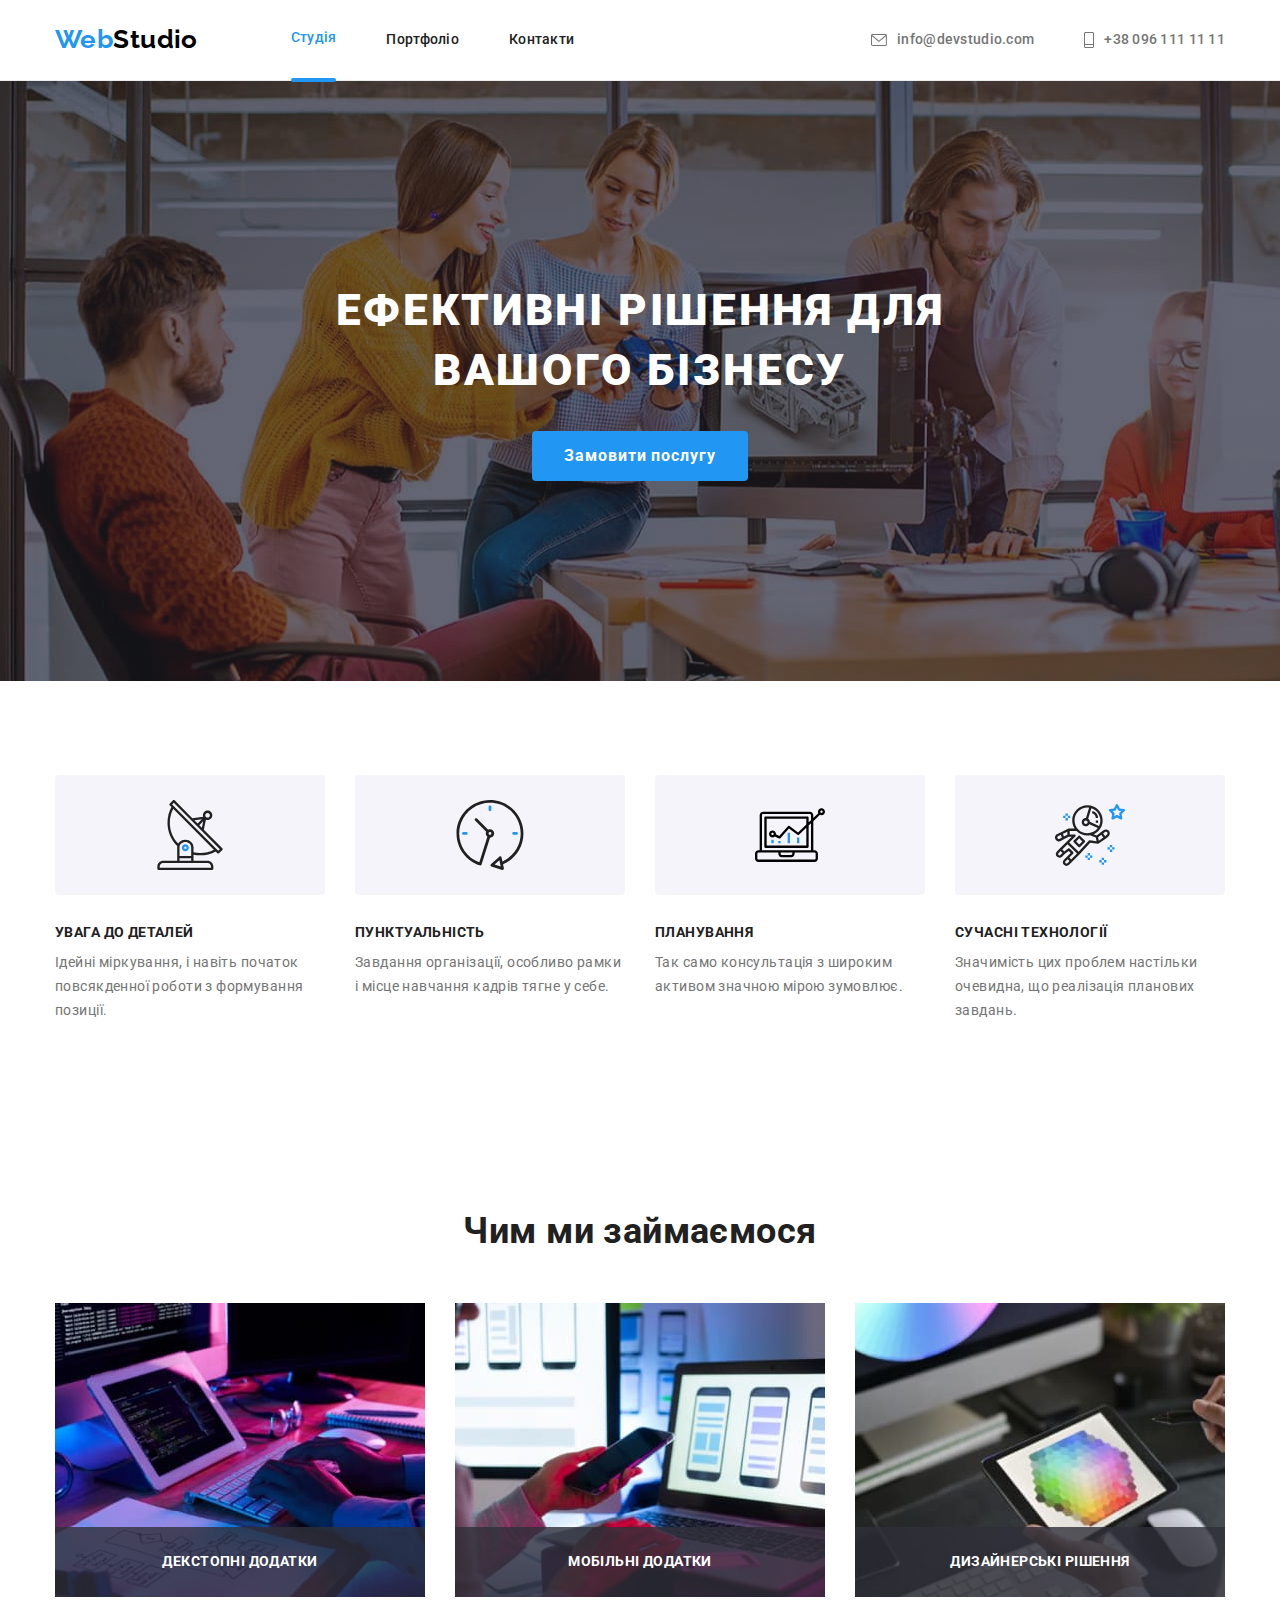
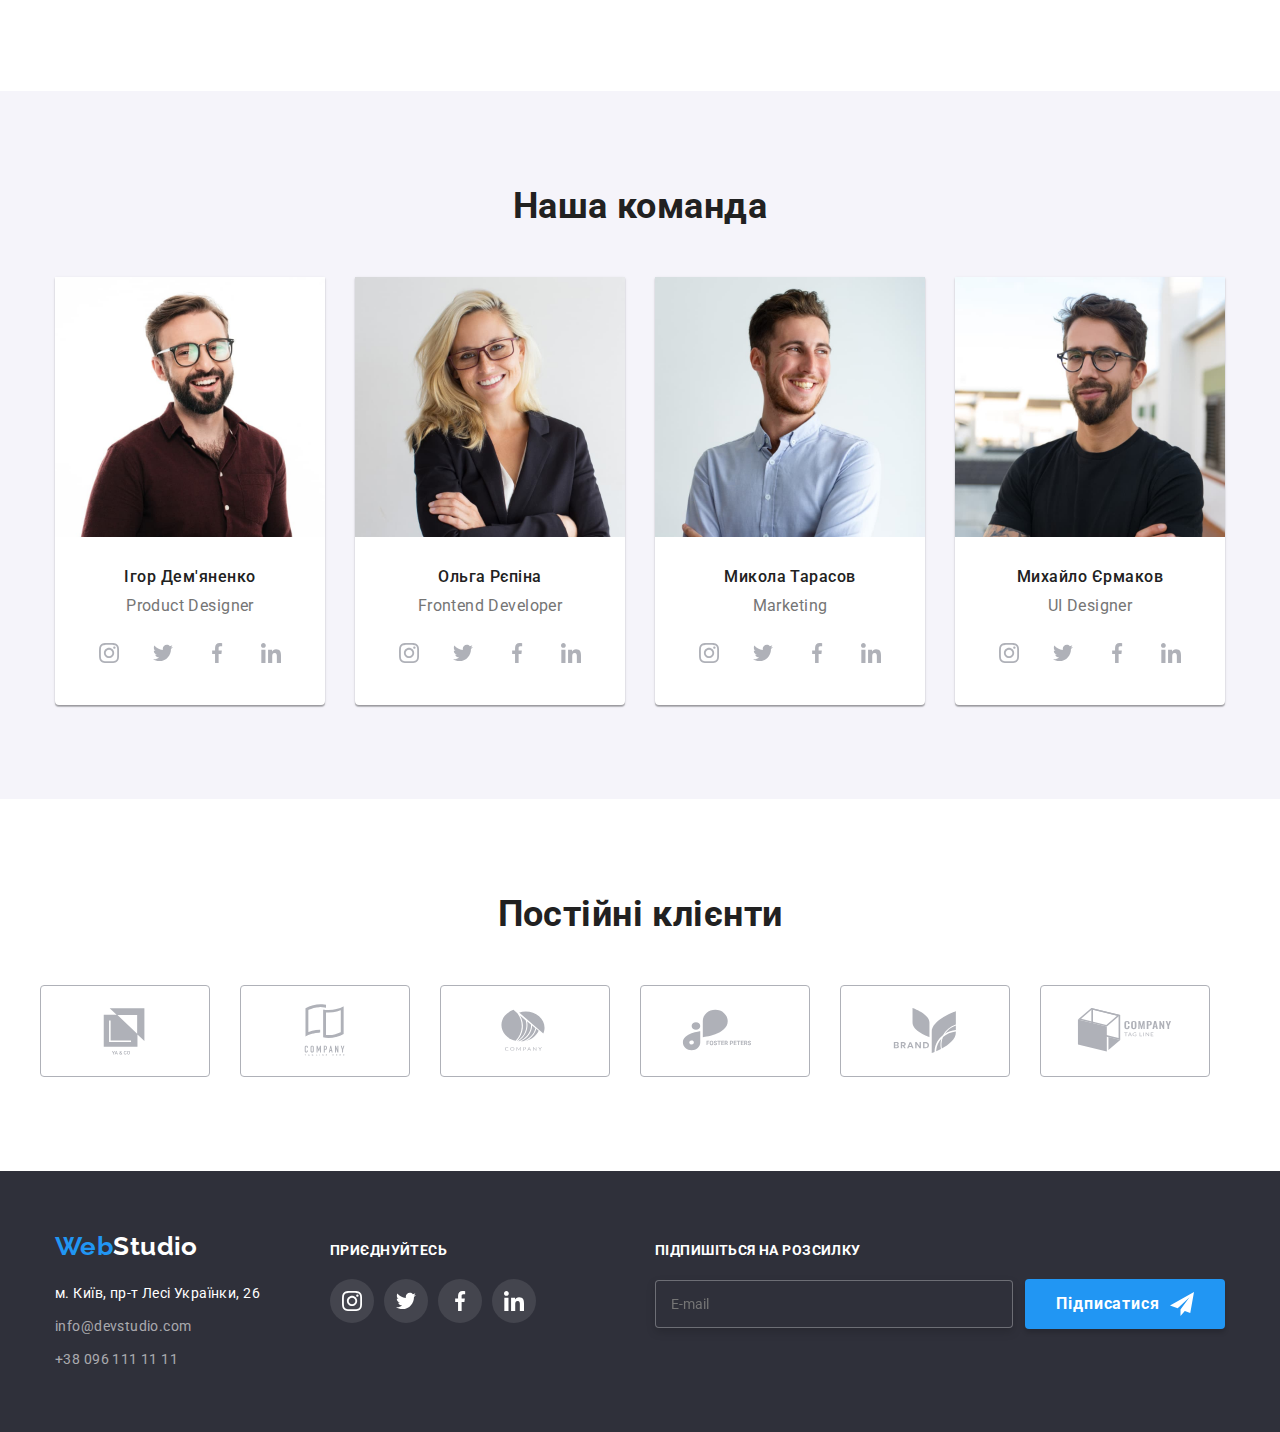
<file: index.html>
<!DOCTYPE html>
<html lang="uk">
<head>
    <meta charset="UTF-8"/>
    <meta http-equiv="X-UA-Compatible" content="IE=edge"/>
    <meta name="viewport" content="width=device-width, initial-scale=1.0"/>
    <title>Вебстудія</title>
    <link rel="preconnect" href="https://fonts.googleapis.com"/>
    <link rel="preconnect" href="https://fonts.gstatic.com" crossorigin/>
    <link href="https://fonts.googleapis.com/css2?family=Montserrat:ital,wght@0,700;1,400&family=Raleway:wght@700&family=Roboto:wght@400;500;700;900&display=swap"
        rel="stylesheet"/>
    <link rel="stylesheet" href="https://cdn.jsdelivr.net/npm/modern-normalize@1.1.0/modern-normalize.min.css" />
    <link rel="stylesheet" href="./css/main.min.css" />
</head>
<body>
    <header class="page-header">
        <div class="container heder-container">
            <nav class="page-nav nav-container">
                <a class="link logo" href="./index.html">Web<span class="logoblack">Studio</span></a>
                    <ul class="list menu">
                        <li><a class="link menu__menu-link current" href="./index.html">Студія</a></li>
                        <li><a class="link menu__menu-link" href="./portfolio.html">Портфоліо</a></li>
                        <li><a class="link menu__menu-link" href="#Контакти">Контакти</a></li>
                    </ul>
            </nav>
            <ul class="list list-container">
            <li><a class="link contacts" href="info@devstudio.com"><svg class="convtel" width="16" height="12">
                <use href="./images/sprite.svg#icon-convpost"></use>
            </svg>info@devstudio.com</a>
            </li>
            <li><a class="link contacts" href="+380961111111"><svg class="convtel" width="10" height="16">
                <use href="./images/sprite.svg#icon-telephone"></use>
            </svg>+38 096 111 11 11</a></li>
            </ul>
        </div>
    </header>
    <main>
        <section class="hero">
            <div class="container">
                <h1 class="hero-title">Ефективні рішення для вашого бізнесу</h1>
            <button class="hero-button" type="button" data-modal-open>Замовити послугу</button>
            </div>
        </section>
        <section class="section">
            <div class="container">
            <h2 class="visually-hidden">Наші особливості</h2>
            <ul class="list future-list sectionthree-container">
                <li>
                    <div class="future-icon">
                        <svg width="70" height="70">
                            <use href="./images/sprite.svg#icon-antenna"></use>
                        </svg>
                    </div>
                    <h3 class="titletwo">Увага до деталей</h3>
                    <p class="paragraphtwo">Ідейні міркування, і навіть початок повсякденної роботи з формування позиції.</p>
                </li>
                <li>
                    <div class="future-icon">
                        <svg width="70" height="70">
                            <use href="./images/sprite.svg#icon-clock"></use>
                        </svg>
                    </div>
                    <h3 class="titletwo">Пунктуальність</h3>
                    <p class="paragraphtwo">Завдання організації, особливо рамки і місце навчання кадрів тягне у себе.</p>
                </li>
                <li>
                    <div class="future-icon">
                        <svg width="70" height="70">
                            <use href="./images/sprite.svg#icon-diagram"></use>
                        </svg>
                    </div>
                    <h3 class="titletwo">Планування</h3>
                    <p class="paragraphtwo">Так само консультація з широким активом значною мірою зумовлює.</p>
                </li>
                <li>
                    <div class="future-icon">
                        <svg width="70" height="70">
                            <use href="./images/sprite.svg#icon-astronaut"></use>
                        </svg>
                    </div>
                    <h3 class="titletwo">Сучасні технології</h3>
                    <p class="paragraphtwo">Значимість цих проблем настільки очевидна, що реалізація планових завдань.</p>
                </li>
            </ul>
            </div>
        </section>   
        <section class="sectionthree section">
            <div class="container">
                <h2 class="sectionthree-list sectionthreecont">Чим ми займаємося</h2>
                    <ul class="list sectionthree-container">
                        <li>
                            <div class="overlay-card">
                                <img src="./images/program.jpg" alt="Створення програм" width="370">
                                <p class="overlay-text">Декстопні додатки</p>
                            </div>
                        </li>
                        <li>
                            <div class="overlay-card">
                                <img src="./images/maket.jpg" alt="Створення макетів" width="370">
                                <p class="overlay-text">Мобільні додатки</p>
                            </div>
                        </li>
                        <li>
                            <div class="overlay-card">
                                <img src="./images/designe.jpg" alt="Дизайн" width="370">
                                <p class="overlay-text">Дизайнерські рішення</p>
                            </div>
                        </li>
                    </ul>
            </div>
        </section>
        <section class="sectionfour section">
            <div class="container">
            <h2 class="sectionfour-list">Наша команда</h2>
            <ul class="list workerfoto sectionthree-container">
                <li class="cardsectionfour">
                    <img src="./images/worker1.jpg" alt="Усміхнений хлопець в окулярах" width="270">
                    <h3 class="name">Ігор Дем'яненко</h3>
                    <p class="position">Product Designer</p>
                    <ul class="social-list list">
                        <li class="sectionfour-social-link">
                            <a class="social-link" href=""><svg width="20" height="20">
                                    <use href="./images/sprite.svg#icon-instagram"></use>
                                </svg></a>
                        </li>
                        <li>
                            <a class="social-link" href=""><svg width="20" height="20">
                                    <use href="./images/sprite.svg#icon-twitter"></use>
                                </svg></a>
                        </li>
                        <li>
                            <a class="social-link" href=""><svg width="20" height="20">
                                    <use href="./images/sprite.svg#icon-facebook"></use>
                                </svg></a>
                        </li>
                        <li>
                            <a class="social-link" href=""><svg width="20" height="20">
                                    <use href="./images/sprite.svg#icon-linkedin"></use>
                                </svg></a>
                        </li>
                    </ul>
                </li>
                <li class="cardsectionfour">
                    <img src="./images/worker2.jpg" alt="Успішна дівчина" width="270">
                    <h3 class="name">Ольга Рєпіна</h3>
                    <p class="position">Frontend Developer</p>
                    <ul class="social-list list">
                        <li class="sectionfour-social-link">
                            <a class="social-link" href=""><svg width="20" height="20">
                                    <use href="./images/sprite.svg#icon-instagram"></use>
                                </svg></a>
                        </li>
                        <li>
                            <a class="social-link" href=""><svg width="20" height="20">
                                    <use href="./images/sprite.svg#icon-twitter"></use>
                                </svg></a>
                        </li>
                        <li>
                            <a class="social-link" href=""><svg width="20" height="20">
                                    <use href="./images/sprite.svg#icon-facebook"></use>
                                </svg></a>
                        </li>
                        <li>
                            <a class="social-link" href=""><svg width="20" height="20">
                                    <use href="./images/sprite.svg#icon-linkedin"></use>
                                </svg></a>
                        </li>
                    </ul>
                </li>
                <li class="cardsectionfour">
                    <img src="./images/worker3.jpg" alt="Усміхнений хлопець без окулярів" width="270">
                    <h3 class="name">Микола Тарасов</h3>
                    <p class="position">Marketing</p>
                    <ul class="social-list list">
                        <li class="sectionfour-social-link">
                            <a class="social-link" href=""><svg width="20" height="20">
                                    <use href="./images/sprite.svg#icon-instagram"></use>
                                </svg></a>
                        </li>
                        <li>
                            <a class="social-link" href=""><svg width="20" height="20">
                                    <use href="./images/sprite.svg#icon-twitter"></use>
                                </svg></a>
                        </li>
                        <li>
                            <a class="social-link" href=""><svg width="20" height="20">
                                    <use href="./images/sprite.svg#icon-facebook"></use>
                                </svg></a>
                        </li>
                        <li>
                            <a class="social-link" href=""><svg width="20" height="20">
                                    <use href="./images/sprite.svg#icon-linkedin"></use>
                                </svg></a>
                        </li>
                    </ul>
                </li>
                <li class="cardsectionfour">
                    <img src="./images/worker4.jpg" alt="Хлопець в окулярах і чорній футболці" width="270">
                    <h3 class="name">Михайло Єрмаков</h3>
                    <p class="position">UI Designer</p>
                    <ul class="social-list list">
                        <li class="sectionfour-social-link">
                            <a class="social-link" href=""><svg width="20" height="20">
                                    <use href="./images/sprite.svg#icon-instagram"></use>
                                </svg></a>
                        </li>
                        <li>
                            <a class="social-link" href=""><svg width="20" height="20">
                                    <use href="./images/sprite.svg#icon-twitter"></use>
                                </svg></a>
                        </li>
                        <li>
                            <a class="social-link" href=""><svg width="20" height="20">
                                    <use href="./images/sprite.svg#icon-facebook"></use>
                                </svg></a>
                        </li>
                        <li>
                            <a class="social-link" href=""><svg width="20" height="20">
                                    <use href="./images/sprite.svg#icon-linkedin"></use>
                                </svg></a>
                        </li>
                    </ul>
                </li>
            </ul>
            </div>
        </section>
        <section class="sectionthree section">
            <div class="container">
                <p class="sectionthree-list sectionthreecont">Постійні клієнти</p>
                <ul class="list clients-item">
                    <li><a class="clients-list" href=""><svg class="clients-list-icon" width="106" height="60">
                        <use href="./images/sprite.svg#icon-Logo1"></use>
                    </svg></a></li>
                    <li><a class="clients-list" href=""><svg class="clients-list-icon" width="106" height="60">
                        <use href="./images/sprite.svg#icon-Logo2"></use>
                    </svg></a></li>
                    <li><a class="clients-list" href=""><svg class="clients-list-icon" width="106" height="60">
                        <use href="./images/sprite.svg#icon-Logo3"></use>
                    </svg></a></li>
                    <li><a class="clients-list" href=""><svg class="clients-list-icon" width="106" height="60">
                        <use href="./images/sprite.svg#icon-Logo4"></use>
                    </svg></a></li>
                    <li><a class="clients-list" href=""><svg class="clients-list-icon" width="106" height="60">
                        <use href="./images/sprite.svg#icon-Logo5"></use>
                    </svg></a></li>
                    <li><a class="clients-list" href=""><svg class="clients-list-icon" width="106" height="60">
                        <use href="./images/sprite.svg#icon-Logo6"></use>
                    </svg></a></li>
                </ul>
            </div>
        </section>
    </main>
    <footer class="footer">
        <div class="container general">
            <div class="general-address"><a class="link logo-footer shryft" href="./index.html">Web<span class="logowhite">Studio</span></a>
            <address class="address">
                <ul class="list posts-footer shryft">
                    <li class="footdistance"><a class="link footerpos adress posts-footer-address" href="https://goo.gl/maps/CPtrU1FHBa2aNyZL9" target="_blank" rel="noopener noreferrer nofollow">м. Київ, пр-т Лесі Українки, 26</a></li>
                    <li class="footdistance"><a class="link footerpos text posts-footer-address" href="info@devstudio.com">info@devstudio.com</a></li>
                    <li><a class="link footerpos text posts-footer-address" href="+380961111111">+38 096 111 11 11</a></li>
                </ul>
            </address></div>
            <div class="general-social">
                <p class="social-title">ПРИЄДНУЙТЕСЬ</p>
                <ul class="general-social-list list">
                    <li class="general-link">
                        <a class="general-social-link" href=""><svg width="20" height="20">
                            <use href="./images/sprite.svg#icon-instagram"></use>
                        </svg></a>
                    </li>
                    <li>
                        <a class="general-social-link" href=""><svg width="20" height="20">
                            <use href="./images/sprite.svg#icon-twitter"></use>
                        </svg></a>
                    </li>
                    <li>
                        <a class="general-social-link" href=""><svg width="20" height="20">
                            <use href="./images/sprite.svg#icon-facebook"></use>
                        </svg></a>
                    </li>
                    <li>
                        <a class="general-social-link" href=""><svg width="20" height="20">
                            <use href="./images/sprite.svg#icon-linkedin"></use>
                        </svg></a>
                    </li>
                </ul>
            </div>
            <div class="subscribe">
                <b class="subscribe-title">Підпишіться на розсилку</b>
                <form class="subscribe-tap">
                    <label class="subscribe-label" for="subscribe-mail"></label>
                    <input class="subscribe-input" name="subscribe-user-mail" id="subscribe-mail" type="email"
                        placeholder="E-mail" />
                    <button class="subscribe-button" type="submit">
                        Підписатися
                        <svg class="send-icon" width="24" height="24">
                            <use href="./images/sprite.svg#icon-send"></use>
                        </svg>
                    </button>
                </form>
            </div>
        </div>
    </footer>
    <div class="backdrop is-hidden" data-modal>
        <div class="modal">
            <button type="button" class="modal-close-btn" data-modal-close>
                <svg class="modal-close-icon" width="18" height="18">
                <use href="./images/sprite.svg#icon-close"></use>
                </svg>
            </button>
            <p class="modal-form-title">Залиште свої дані, ми вам передзвонимо</p>
            <form class="modal-form">
                <label class="modal-form-field">
                    <span class="modal-form-field-desk">Ім'я</span>
                    <span class="modal-form-input-wrapper">
                    <input type="text" class="modal-form-input" pattern="[a-zA-Za-яА-ЯіІїЇ]+" name="user-name"/>
                    <svg width="18" height="18" class="modal-form-input-icon">
                        <use href="./images/sprite.svg#nameformsvg"></use>
                    </svg>
                </span>
                </label>
                <label class="modal-form-field">
                    <span class="modal-form-field-desk">Телефон</span>
                    <span class="modal-form-input-wrapper">
                    <input type="tel" 
                    class="modal-form-input" 
                    pattern="[0-9]{3}-[0-9]{3}-[0-9]{2}-[0-9]{2}" 
                    title="xxx-xxx-xx-xx" name="user-phone" />
                    <svg width="18" height="18" class="modal-form-input-icon">
                        <use href="./images/sprite.svg#phoneformsvg"></use>
                    </svg>
                </span>
                </label>
                <label class="modal-form-field">
                    <span class="modal-form-field-desk">Пошта</span>
                    <span class="modal-form-input-wrapper">
                    <input type="email" class="modal-form-input" name="user-email" />
                    <svg width="18" height="18" class="modal-form-input-icon">
                        <use href="./images/sprite.svg#postformsvg"></use>
                    </svg>
                </span>
                </label>
                <label class="modal-form-field">
                    <span class="modal-form-field-desk">Коментар</span>
                    <textarea name="user-message" class="modal-form-message" placeholder="Введіть текст"></textarea>
                </label>
                <label class="modal-form-checkbox-label">
                    <input type="checkbox" class="modal-form-checkbox-input" name="user-policy" required/>
                    <svg class="modal-form-checkbox-icon-svg">
                        <use class="use-icon-check" href="./images/sprite.svg#icon-check"></use>
                    </svg>
                    Погоджуюся з розсилкою та приймаю&nbsp<a href="" class="checkbox-policy">Умови договору</a>
                </label>
                <button type="submit" class="modal-button-send">Відправити</button>
            </form>
        </div>
    </div>
    <script src="./js/modal.js"></script>
</body>
</html>
</file>
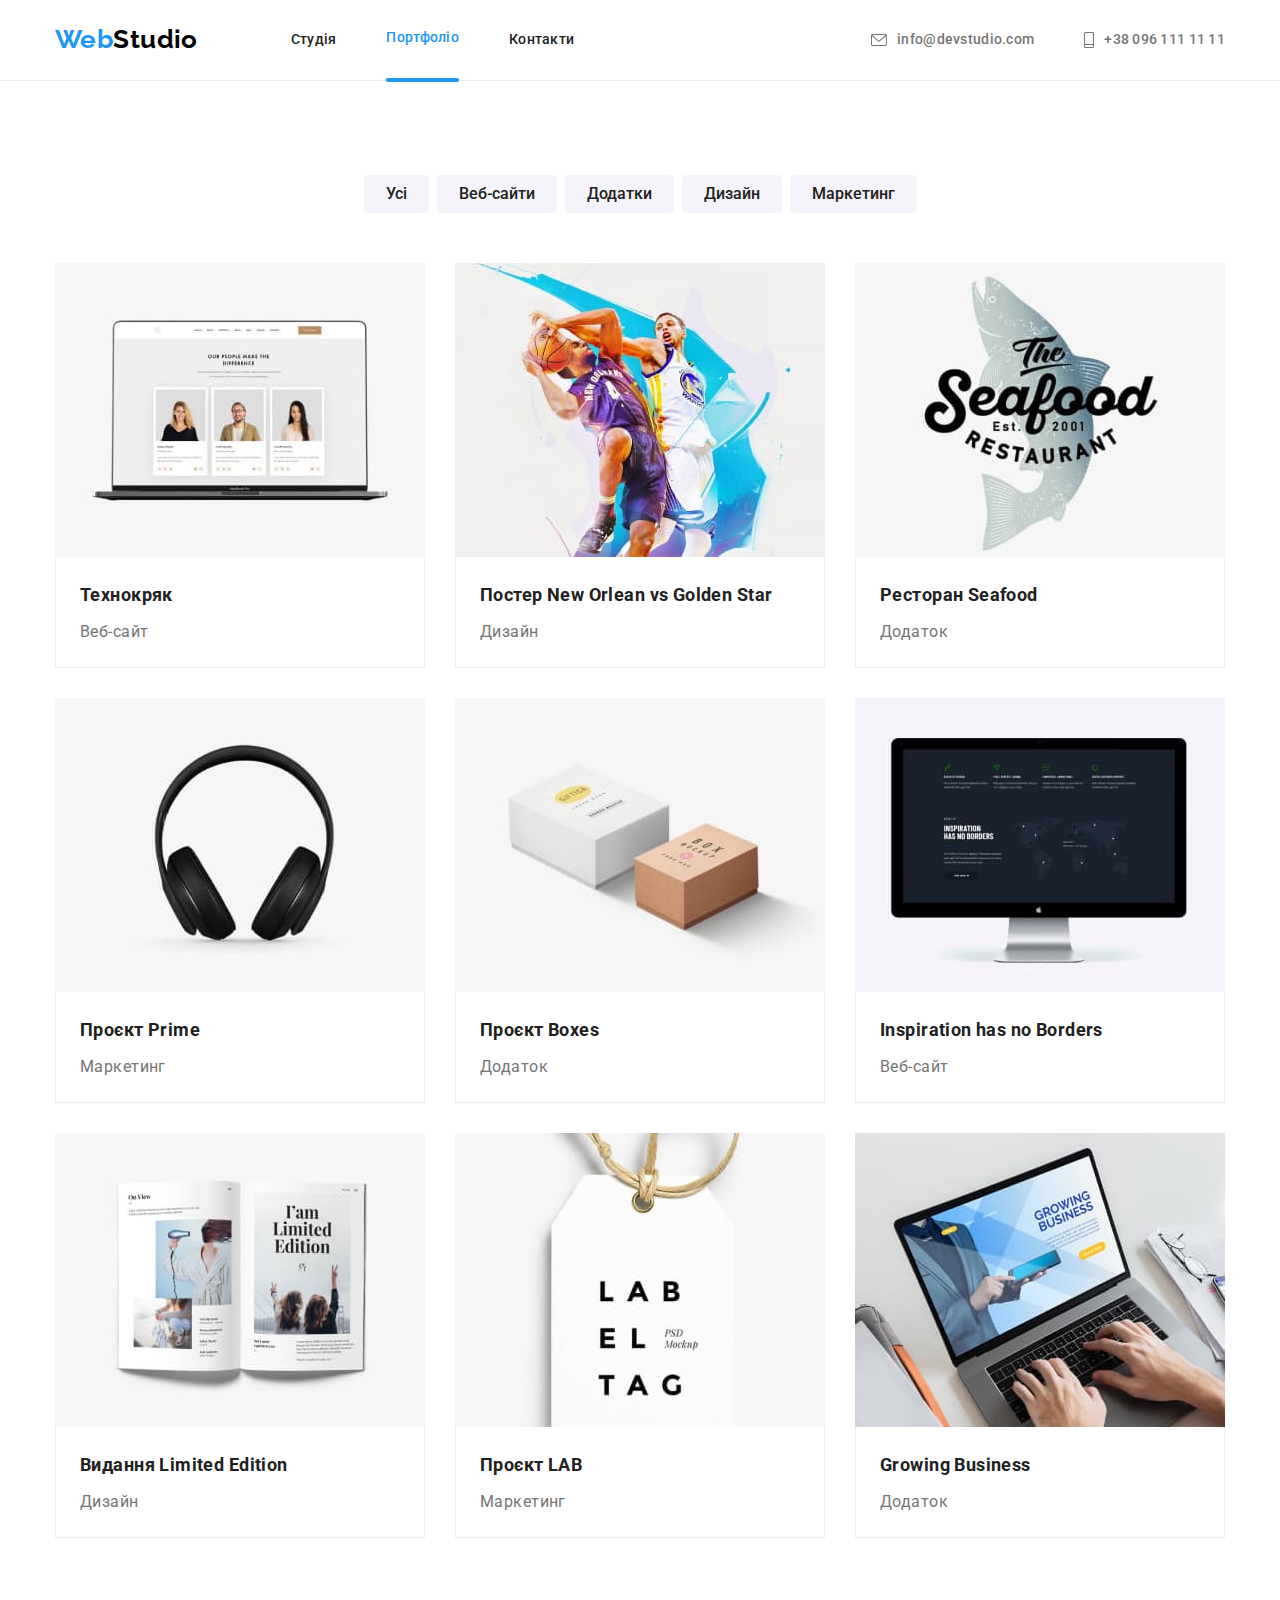
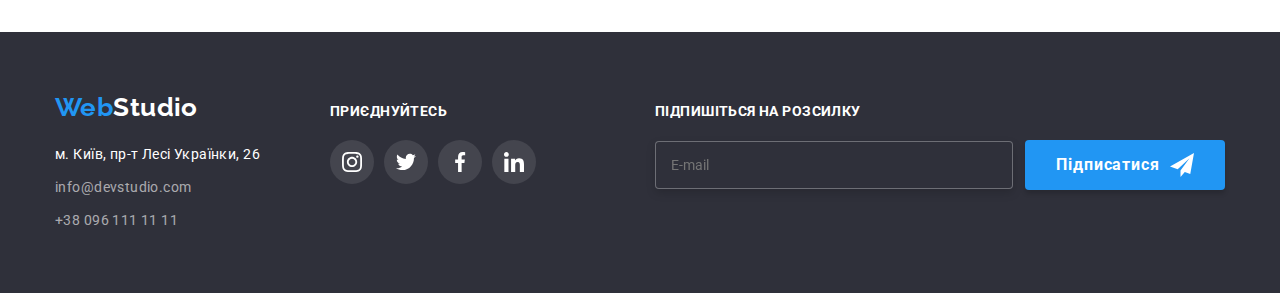
<file: portfolio.html>
<!DOCTYPE html>
<html lang="uk">
<head>
    <meta charset="UTF-8">
    <meta http-equiv="X-UA-Compatible" content="IE=edge">
    <meta name="viewport" content="width=device-width, initial-scale=1.0">
    <title>Портфоліо</title>
    <link rel="preconnect" href="https://fonts.googleapis.com">
    <link rel="preconnect" href="https://fonts.gstatic.com" crossorigin>
    <link href="https://fonts.googleapis.com/css2?family=Montserrat:ital,wght@0,700;1,400&family=Raleway:wght@700&family=Roboto:wght@400;500;700;900&display=swap"
        rel="stylesheet">
    <link rel="stylesheet" href="https://cdn.jsdelivr.net/npm/modern-normalize@1.1.0/modern-normalize.min.css" />
    <link rel="stylesheet" href="./css/portfolio.min.css"/>
</head>
<body> 
    <header class="page-header">
        <div class="container heder-container">
        <nav class="page-nav nav-container">
            <a class="link logo" href="./index.html">Web<span class="logoblack">Studio</span></a>
                <ul class="list menu">
                    <li><a class="link menu__menu-link" href="./index.html">Студія</a></li>
                    <li><a class="link menu__menu-link current" href="./portfolio.html">Портфоліо</a></li>
                    <li><a class="link menu__menu-link" href="#Контакти">Контакти</a></li>
                </ul>
        </nav>
        <ul class="list list-container">
            <li><a class="link contacts" href="info@devstudio.com"><svg class="convtel" width="16" height="12">
                <use href="./images/sprite.svg#icon-convpost"></use>
            </svg>info@devstudio.com</a></li>
            <li><a class="link contacts" href="+380961111111"><svg class="convtel" width="10" height="16">
                <use href="./images/sprite.svg#icon-telephone"></use></svg>+38 096 111 11 11</a></li>
        </ul>
        </div>
    </header>
    <main>
        <section class="sectionfive section">
            <div class="container">
            <h1 class="visually-hidden">Наші роботи</h1>
            <ul class="list container-sectionfive">
                <li ><button class="btn" type="button">Усі</button></li>
                <li ><button class="btn" type="button">Веб-сайти</button></li>
                <li ><button class="btn" type="button">Додатки</button></li>
                <li ><button class="btn" type="button">Дизайн</button></li>
                <li ><button class="btn" type="button">Маркетинг</button></li>
            </ul>
            <ul class="list link sectionthree-container">
                <li> 
                    <a href="" class="link shadow">
                        <div class="portfolio-overlay">
                            <img src="./images/portf1.jpg" alt="Техносайт" width="370">
                            <p class="overlay">Ресурс пропонує комплексні пропозиції з різним рівнем функціоналу та сервісів. Все це дозволить відвідувачу отримати
                        вичерпні відомості про компанію чи приватну особу.</p>
                        </div>
                        <div class="distance-border">
                            <h2 class="names">Технокряк</h2>
                            <p class="texts">Веб-сайт</p>
                        </div>
                    </a>
                </li>
                <li>
                    <a href="" class="link shadow">
                        <div class="portfolio-overlay">
                            <img src="./images/portf2.jpg" alt="Постер" width="370">
                            <p class="overlay">Ресурс пропонує комплексні пропозиції з різним рівнем функціоналу та сервісів. Все це дозволить відвідувачу отримати 
                        вичерпні відомості про компанію чи приватну особу.</p>
                        </div>
                        <div class="distance-border">
                            <h2 class="names">Постер New Orlean vs Golden Star</h2>
                            <p class="texts">Дизайн</p>
                        </div>
                    </a>
                </li>
                <li>
                    <a href="" class="link shadow">
                        <div class="portfolio-overlay">
                            <img src="./images/portf3.jpg" alt="Ресторан" width="370">
                            <p class="overlay">Ресурс пропонує комплексні пропозиції з різним рівнем функціоналу та сервісів. Все це дозволить
                            відвідувачу отримати
                            вичерпні відомості про компанію чи приватну особу.</p>
                        </div>
                        <div class="distance-border">
                            <h2 class="names">Ресторан Seafood</h2>
                            <p class="texts">Додаток</p>
                        </div>
                    </a>
                    </li>
                <li>
                    <a href="" class="link shadow">
                        <div class="portfolio-overlay">
                            <img src="./images/portf4.jpg" alt="Прайм" width="370">
                            <p class="overlay">Ресурс пропонує комплексні пропозиції з різним рівнем функціоналу та сервісів. Все це дозволить
                            відвідувачу отримати
                            вичерпні відомості про компанію чи приватну особу.</p>
                        </div>
                        <div class="distance-border">
                            <h2 class="names">Проєкт Prime</h2>
                            <p class="texts">Маркетинг</p>
                        </div>
                    </a>
                </li>
                <li>
                    <a href="" class="link shadow">
                        <div class="portfolio-overlay">
                            <img src="./images/portf5.jpg" alt="Боксес" width="370">
                            <p class="overlay">Ресурс пропонує комплексні пропозиції з різним рівнем функціоналу та сервісів. Все це дозволить
                            відвідувачу отримати
                            вичерпні відомості про компанію чи приватну особу.</p>
                        </div>
                        <div class="distance-border">
                            <h2 class="names">Проєкт Boxes</h2>
                            <p class="texts">Додаток</p>
                        </div>
                    </a>
                </li>
                <li>
                     <a href="" class="link shadow">
                        <div class="portfolio-overlay">
                            <img src="./images/portf6.jpg" alt="Інспірейшн" width="370">
                            <p class="overlay">Ресурс пропонує комплексні пропозиції з різним рівнем функціоналу та сервісів. Все це дозволить
                            відвідувачу отримати
                            вичерпні відомості про компанію чи приватну особу.</p>
                        </div>
                        <div class="distance-border">
                            <h2 class="names">Inspiration has no Borders</h2>
                            <p class="texts">Веб-сайт</p>
                        </div>
                    </a>
                </li>
                <li>
                    <a href="" class="link shadow">
                        <div class="portfolio-overlay">
                            <img src="./images/portf7.jpg" alt="Видання" width="370">
                            <p class="overlay">Ресурс пропонує комплексні пропозиції з різним рівнем функціоналу та сервісів. Все це дозволить
                            відвідувачу отримати
                            вичерпні відомості про компанію чи приватну особу.</p>
                        </div>
                        <div class="distance-border">
                            <h2 class="names">Видання Limited Edition</h2>
                            <p class="texts">Дизайн</p>
                        </div>
                    </a>
                </li>
                <li>
                    <a href="" class="link shadow">
                        <div class="portfolio-overlay">
                            <img src="./images/portf8.jpg" alt="Лаб" width="370">
                            <p class="overlay">Ресурс пропонує комплексні пропозиції з різним рівнем функціоналу та сервісів. Все це дозволить
                            відвідувачу отримати
                            вичерпні відомості про компанію чи приватну особу.</p>
                        </div>
                        <div class="distance-border">
                            <h2 class="names">Проєкт LAB</h2>
                            <p class="texts">Маркетинг</p>
                        </div>
                    </a>
                </li>
                <li>
                     <a href="" class="link shadow">
                        <div class="portfolio-overlay">
                            <img src="./images/portf9.jpg" alt="Бізнес" width="370">
                            <p class="overlay">Ресурс пропонує комплексні пропозиції з різним рівнем функціоналу та сервісів. Все це дозволить
                            відвідувачу отримати
                            вичерпні відомості про компанію чи приватну особу.</p>
                        </div>
                        <div class="distance-border">
                            <h2 class="names">Growing Business</h2>
                            <p class="texts">Додаток</p>
                        </div>
                    </a>
                </li>
            </ul>
        </div>
        </section>
    </main>
    <footer class="footer">
                <div class="container general">
                    <div class="general-address"><a class="link logo-footer shryft" href="./index.html">Web<span
                                class="logowhite">Studio</span></a>
                        <address class="address">
                            <ul class="list posts-footer shryft">
                                <li class="footdistance"><a class="link footerpos adress posts-footer-address"
                                        href="https://goo.gl/maps/CPtrU1FHBa2aNyZL9" target="_blank"
                                        rel="noopener noreferrer nofollow">м. Київ, пр-т Лесі Українки, 26</a></li>
                                <li class="footdistance"><a class="link footerpos text posts-footer-address"
                                        href="info@devstudio.com">info@devstudio.com</a></li>
                                <li><a class="link footerpos text posts-footer-address" href="+380961111111">+38 096 111 11 11</a>
                                </li>
                            </ul>
                        </address>
                    </div>
                    <div class="general-social">
                        <h3 class="social-title">ПРИЄДНУЙТЕСЬ</h3>
                        <ul class="general-social-list list">
                            <li class="general-link">
                                <a class="general-social-link" href=""><svg width="20" height="20">
                                        <use href="./images/sprite.svg#icon-instagram"></use>
                                    </svg></a>
                            </li>
                            <li>
                                <a class="general-social-link" href=""><svg width="20" height="20">
                                        <use href="./images/sprite.svg#icon-twitter"></use>
                                    </svg></a>
                            </li>
                            <li>
                                <a class="general-social-link" href=""><svg width="20" height="20">
                                        <use href="./images/sprite.svg#icon-facebook"></use>
                                    </svg></a>
                            </li>
                            <li>
                                <a class="general-social-link" href=""><svg width="20" height="20">
                                        <use href="./images/sprite.svg#icon-linkedin"></use>
                                    </svg></a>
                            </li>
                        </ul>
                    </div>
                    <div class="subscribe">
                        <b class="subscribe-title">Підпишіться на розсилку</b>
                        <form class="subscribe-tap">
                            <label class="subscribe-label" for="subscribe-mail"></label>
                            <input class="subscribe-input" name="subscribe-user-mail" id="subscribe-mail" type="email"
                                placeholder="E-mail" />
                            <button class="subscribe-button" type="submit">
                                Підписатися
                                <svg class="send-icon" width="24" height="24">
                                    <use href="./images/sprite.svg#icon-send"></use>
                                </svg>
                            </button>
                        </form>
                    </div>
                </div>
        </footer>
</body>
</html>
</file>
<file: css/main.min.css>
:root{--primery-font: "Roboto", sans-serif;--primary-text-color: #212121;--secondary-text-color: #757575;--accent-color: #2196F3;--accent-phone-color: #FFFFFF;--third-text-color: #000000;--foth-text-color: #FFFFFF;--secondary-phone-color: #2F303A;--secondary-color: #188CE8;--third-phone-color: #F5F4FA;--border-colors: #EEEEEE;--icon-color: #afb1b8;--border-color-two: #ECECEC;--background-color: #c4c4c4;--function-time: 250ms cubic-bezier(0.4, 0, 0.2, 1)}.visually-hidden{position:absolute;white-space:nowrap;width:1px;height:1px;overflow:hidden;border:0;padding:0;clip:rect(0 0 0 0);clip-path:inset(50%);margin:-1px}h1,h2,h3,p{margin-top:0;margin-bottom:0}ul{margin-top:0;margin-bottom:0;padding-left:0}.link{text-decoration:none}.list{list-style:none}img{display:block;max-width:100%;height:auto}button{cursor:pointer}body{font-family:var(--primery-font);font-size:14px;letter-spacing:.03em;color:var(--primary-text-color)}.section{padding-top:94px;padding-bottom:94px}.container{width:1200px;margin-left:auto;margin-right:auto;padding-left:15px;padding-right:15px}.hero-button{font-family:var(--primery-font);font-weight:700;font-size:16px;line-height:1.88;letter-spacing:.06em;border:0;border-radius:4px;align-items:center;text-align:center;padding:10px 32px 10px 32px;display:flex;margin-left:auto;margin-right:auto;background-color:var(--accent-color);color:var(--foth-text-color);transition:color var(--function-time),background-color var(--function-time)}.hero-button:hover,.hero-button:focus{background-color:var(--secondary-color);color:var(--foth-text-color)}.subscribe-button{display:flex;align-items:center;justify-content:center;width:200px;padding-top:10px;padding-bottom:10px;background-color:var(--accent-color);box-shadow:0px 4px 4px rgba(0,0,0,.15);border-radius:4px;border:none;letter-spacing:.06em;color:var(--foth-text-color);font-family:var(--primery-font);font-weight:700;font-size:16px;line-height:1.875;transition:background-color var(--function-time),box-shadow var(--function-time),border-radius var(--function-time)}.subscribe-button:hover,.subscribe-button:focus{background-color:var(--secondary-color);box-shadow:0px 4px 4px rgba(0,0,0,.15) 4px}.modal-button-send{display:flex;justify-content:center;align-items:center;width:200px;margin-right:auto;margin-left:auto;margin-top:30px;padding-top:10px;padding-bottom:10px;color:var(--foth-text-color);background-color:var(--accent-color);border:none;box-shadow:0px 4px 4px rgba(0,0,0,.15);border-radius:4px;font-family:var(--primery-font);font-weight:700;font-size:16px;line-height:1.87;letter-spacing:.06em;transition:background var(--function-time)}.modal-button-send:hover,.modal-button-send:focus{background:var(--secondary-color)}.modal-close-btn{position:absolute;top:8px;right:8px;display:flex;align-items:center;justify-content:center;width:30px;height:30px;border-radius:50%;background-color:rgba(0,0,0,0);border:1px solid #303030;padding:0}.modal-close-btn:hover{fill:var(--secondary-color)}.btn{font-family:var(--primery-font);font-weight:500;font-size:16px;line-height:1.63;border:0;border-radius:4px;padding:6px 22px;background:var(--third-phone-color);color:var(--primary-text-color);transition:background var(--function-time),color var(--function-time),box-shadow var(--function-time)}.btn:active,.btn:hover,.btn:focus{background:var(--accent-color);color:var(--foth-text-color);box-shadow:0px 4px 4px 0px rgba(0,0,0,.25)}.logo{padding-top:24px;padding-bottom:25px;margin-right:93px;font-family:"Raleway";font-weight:700;font-size:26px;line-height:1.19;color:var(--accent-color)}.logoblack{font-family:"Raleway";font-weight:700;font-size:26px;line-height:1.19;color:var(--third-text-color)}.logo-footer{font-family:"Raleway";font-weight:700;font-size:26px;line-height:1.19;margin-bottom:20px;justify-content:flex-start;display:inline-block;color:var(--accent-color)}.logowhite{font-family:"Raleway";font-weight:700;font-size:26px;line-height:1.19;color:var(--foth-text-color)}.backdrop{position:fixed;top:0;left:0;z-index:100;width:100%;height:100%;background-color:rgba(0,0,0,.1);opacity:1;visibility:visible;pointer-events:auto;transition:opacity 250ms ease,visibility 250ms ease}.is-hidden{visibility:hidden;opacity:0;pointer-events:none}.modal{position:absolute;top:50%;left:50%;transform:translate(-50%, -50%);width:528px;height:581px;padding:40px;background-color:#fff;border-radius:4px}.modal-form-title{font-family:var(--primery-font);font-weight:700;font-size:20px;line-height:1.15;text-align:center;display:block;margin-bottom:12px;color:var(--primary-text-color)}.modal-form{display:flex;flex-direction:column}.modal-form-input{width:100%;height:40px;border-radius:4px;border:1px solid rgba(33,33,33,.2);padding-left:42px;transition:border-color var(--function-time),fill var(--function-time)}.modal-form-input:focus{outline:none;border-color:var(--accent-color)}.modal-form-field{margin-bottom:10px}.modal-form-field-desk{display:block;font-family:var(--primery-font);font-size:12px;font-weight:400;line-height:1.16;letter-spacing:.01em;color:var(--secondary-text-color);margin-bottom:4px}.modal-form-input-wrapper{position:relative;display:block}.modal-form-input-icon{position:absolute;top:50%;left:12px;transform:translateY(-50%);display:block}.modal-form-input:focus+.modal-form-input-icon{fill:var(--accent-color)}.modal-form-message{width:100%;border-radius:4px;border:1px solid rgba(33,33,33,.2);height:120px;padding-left:16px;padding-top:12px;resize:none;outline:none;transition:border-color var(--function-time)}.modal-form-message:focus{outline:none;border-color:var(--accent-color)}.modal-form-message::placeholder{text-transform:uppercase;font-family:var(--primery-font);font-size:12px;font-weight:400;line-height:1.16;letter-spacing:.01em;color:rgba(117,117,117,.5)}.modal-form-checkbox-label{display:flex;align-items:center;justify-content:center;font-weight:400;font-size:14px;line-height:1.71;color:var(--secondary-text-color)}.modal-form-checkbox-icon-svg{width:16px;height:15px;fill:#fff;border:2px solid var(--primary-text-color);border-radius:2px;margin-right:8px}.modal-form-checkbox-input:checked+.modal-form-checkbox-icon-svg{background-color:var(--accent-color);border:none}.modal-form-checkbox-input{appearance:none}.use-icon-check{display:none}.modal-form-checkbox-input:checked+.modal-form-checkbox-icon-svg .use-icon-check{display:block}.checkbox-policy{color:var(--accent-color);text-decoration:revert;font-size:14px;line-height:1.71;letter-spacing:.03em;color:var(--accent-color);transition:text-decoration var(--function-time)}.checkbox-policy:hover,.checkbox-policy:focus{outline:none;text-decoration:none}.heder-container{display:flex;align-items:center}.nav-container{display:flex;align-items:center}.menu{display:flex;align-items:center;column-gap:50px}.list-container{margin-left:auto;display:flex;align-items:center;column-gap:50px}.page-header{border-bottom:1px solid var(--border-color-two)}.convtel{margin-right:10px;fill:currentColor}.menu__menu-link{padding-top:32px;padding-bottom:32px;font-weight:500;line-height:1.14;letter-spacing:.02em;color:var(--primary-text-color);transition:color var(--function-time)}.menu__menu-link:hover,.menu__menu-link:focus{color:var(--primary-text-color)}.menu__menu-link.current{color:var(--accent-color)}.menu__menu-link.current::after{content:"";position:relative;display:block;bottom:-32px;left:0;width:100%;height:4px;background-color:var(--accent-color);border-radius:2px}.menu-link .menu__menu-link.current:hover,.menu-link .menu__menu-link.current:focus{color:var(--accent-color)}.contacts{display:flex;align-items:center;font-weight:500;line-height:1.14;letter-spacing:.02em;color:var(--secondary-text-color);transition:color var(--function-time)}.contacts:hover,.contacts:focus{color:var(--accent-color)}.hero{max-width:1600px;margin-left:auto;margin-right:auto;padding-top:200px;padding-bottom:200px;background-color:var(--secondary-phone-color);background-color:var(--background-color);background-image:linear-gradient(rgba(47, 48, 58, 0.4), rgba(47, 48, 58, 0.4)),url(../images/phone.jpg);background-size:cover}.hero-title{font-weight:900;font-size:44px;line-height:1.36;text-align:center;letter-spacing:.06em;text-transform:uppercase;margin-bottom:30px;width:696px;flex-wrap:wrap;justify-content:center;margin-left:auto;margin-right:auto;background-color:var(--secondary-phone-color);color:var(--accent-phone-color);background:rgba(0,0,0,0)}.future-icon{display:flex;align-items:center;justify-content:center;margin-bottom:30px;width:270px;height:120px;background-color:var(--third-phone-color);border-radius:4px}.titletwo{width:270px;margin-bottom:10px;font-weight:700;font-size:14px;line-height:1.14;text-transform:uppercase;color:var(--primary-text-color)}.paragraphtwo{width:270px;line-height:1.71;color:var(--secondary-text-color)}.sectionthreecont{padding-top:0}.sectionthree-container{display:flex;flex-wrap:wrap;gap:30px}.sectionthree-list{margin-bottom:50px;font-weight:700;font-size:36px;line-height:1.17;text-align:center;color:var(--primary-text-color)}.overlay-card{position:relative}.overlay-text{position:absolute;font-weight:700;font-size:14px;line-height:1.14;display:flex;align-items:center;justify-content:center;letter-spacing:.03em;text-transform:uppercase;width:370px;height:70px;color:var(--foth-text-color);background:rgba(47,48,58,.8);transform:translateY(-100%)}.sectionfour{background-color:var(--third-phone-color)}.cardsectionfour{background:var(--accent-phone-color);box-shadow:0px 1px 3px rgba(0,0,0,.12),0px 1px 1px rgba(0,0,0,.14),0px 2px 1px rgba(0,0,0,.2);border-radius:0px 0px 4px 4px}.sectionfour-list{margin-bottom:50px;font-weight:700;font-size:36px;line-height:1.17;text-align:center;color:var(--primary-text-color)}.workerfoto{font-size:16px;line-height:1.19;text-align:center}.name{margin-top:30px;margin-bottom:10px;font-size:16px;line-height:1.19;font-weight:500;letter-spacing:.03em;color:var(--primary-text-color)}.social-list{display:flex;justify-content:center;column-gap:10px;margin-bottom:30px}.social-link{display:flex;align-items:center;justify-content:center;border-radius:50%;width:44px;height:44px;fill:var(--icon-color);transition:background-color var(--function-time),fill var(--function-time)}.social-link:hover{background-color:var(--accent-color);fill:var(--accent-phone-color)}.position{margin-bottom:16px;color:var(--secondary-text-color)}.clients-item{display:flex;justify-content:center;margin-top:50px}.clients-list{display:flex;align-items:center;justify-content:center;width:170px;height:92px;border:1px solid var(--icon-color);border-radius:4px;margin-right:30px;color:var(--icon-color);background-color:var(--foth-text-color);transition:border-color var(--function-time)}.clients-list:hover,.clients-list:focus{border-color:var(--accent-color)}.clients-list-icon{fill:var(--icon-color);transition:fill var(--function-time)}.clients-list-icon:hover,.clients-list-icon:focus{fill:var(--accent-color)}.footer{padding-top:60px;padding-bottom:60px;background-color:var(--secondary-phone-color);flex-direction:column;justify-content:flex-start}.shryft{font-style:normal;justify-content:flex-start}.posts-footer{display:flex;flex-direction:column;justify-content:flex-start}.posts-footer:not(:last-child){margin-bottom:9px}.address{justify-content:flex-start}.footdistance{margin-bottom:9px}.footerpos{line-height:1.71}.adress{color:var(--foth-text-color)}.text{vertical-align:Top;color:rgba(255,255,255,.6)}.general{display:flex;align-items:baseline}.general-address{margin-right:70px}.general-social-list{display:flex;gap:10px}.general-social-link{display:flex;justify-content:center;align-items:center;width:44px;height:44px;background:rgba(255,255,255,.1);fill:var(--foth-text-color);color:var(--accent-color);border-radius:50px;transition:background-color var(--function-time)}.general-social-link:hover{background-color:var(--accent-color)}.social-title{margin-bottom:20px;font-weight:700;font-size:14px;line-height:1.14;letter-spacing:.03em;text-transform:uppercase;color:var(--foth-text-color);text-align:left}.subscribe{margin-left:auto}.subscribe-title{margin-bottom:20px;display:block;font-weight:700;font-size:14px;line-height:1.14;text-transform:uppercase;color:var(--foth-text-color)}.subscribe-tap{display:flex;align-items:center;padding:0;margin:0}.subscribe-input{width:358px;padding-top:15px;padding-bottom:15px;padding-left:15px;margin-right:12px;color:var(--foth-text-color);background-color:#2f303a;border:1px solid rgba(255,255,255,.3);border-radius:4px;outline:none;filter:drop-shadow(0px 4px 4px rgba(0, 0, 0, 0.15))}.send-icon{margin-left:10px;fill:var(--accent-phone-color)}/*# sourceMappingURL=main.min.css.map */
</file>
<file: css/portfolio.min.css>
:root{--primery-font: "Roboto", sans-serif;--primary-text-color: #212121;--secondary-text-color: #757575;--accent-color: #2196F3;--accent-phone-color: #FFFFFF;--third-text-color: #000000;--foth-text-color: #FFFFFF;--secondary-phone-color: #2F303A;--secondary-color: #188CE8;--third-phone-color: #F5F4FA;--border-colors: #EEEEEE;--icon-color: #afb1b8;--border-color-two: #ECECEC;--background-color: #c4c4c4;--function-time: 250ms cubic-bezier(0.4, 0, 0.2, 1)}.visually-hidden{position:absolute;white-space:nowrap;width:1px;height:1px;overflow:hidden;border:0;padding:0;clip:rect(0 0 0 0);clip-path:inset(50%);margin:-1px}h1,h2,h3,p{margin-top:0;margin-bottom:0}ul{margin-top:0;margin-bottom:0;padding-left:0}.link{text-decoration:none}.list{list-style:none}img{display:block;max-width:100%;height:auto}button{cursor:pointer}body{font-family:var(--primery-font);font-size:14px;letter-spacing:.03em;color:var(--primary-text-color)}.section{padding-top:94px;padding-bottom:94px}.container{width:1200px;margin-left:auto;margin-right:auto;padding-left:15px;padding-right:15px}.hero-button{font-family:var(--primery-font);font-weight:700;font-size:16px;line-height:1.88;letter-spacing:.06em;border:0;border-radius:4px;align-items:center;text-align:center;padding:10px 32px 10px 32px;display:flex;margin-left:auto;margin-right:auto;background-color:var(--accent-color);color:var(--foth-text-color);transition:color var(--function-time),background-color var(--function-time)}.hero-button:hover,.hero-button:focus{background-color:var(--secondary-color);color:var(--foth-text-color)}.subscribe-button{display:flex;align-items:center;justify-content:center;width:200px;padding-top:10px;padding-bottom:10px;background-color:var(--accent-color);box-shadow:0px 4px 4px rgba(0,0,0,.15);border-radius:4px;border:none;letter-spacing:.06em;color:var(--foth-text-color);font-family:var(--primery-font);font-weight:700;font-size:16px;line-height:1.875;transition:background-color var(--function-time),box-shadow var(--function-time),border-radius var(--function-time)}.subscribe-button:hover,.subscribe-button:focus{background-color:var(--secondary-color);box-shadow:0px 4px 4px rgba(0,0,0,.15) 4px}.modal-button-send{display:flex;justify-content:center;align-items:center;width:200px;margin-right:auto;margin-left:auto;margin-top:30px;padding-top:10px;padding-bottom:10px;color:var(--foth-text-color);background-color:var(--accent-color);border:none;box-shadow:0px 4px 4px rgba(0,0,0,.15);border-radius:4px;font-family:var(--primery-font);font-weight:700;font-size:16px;line-height:1.87;letter-spacing:.06em;transition:background var(--function-time)}.modal-button-send:hover,.modal-button-send:focus{background:var(--secondary-color)}.modal-close-btn{position:absolute;top:8px;right:8px;display:flex;align-items:center;justify-content:center;width:30px;height:30px;border-radius:50%;background-color:rgba(0,0,0,0);border:1px solid #303030;padding:0}.modal-close-btn:hover{fill:var(--secondary-color)}.btn{font-family:var(--primery-font);font-weight:500;font-size:16px;line-height:1.63;border:0;border-radius:4px;padding:6px 22px;background:var(--third-phone-color);color:var(--primary-text-color);transition:background var(--function-time),color var(--function-time),box-shadow var(--function-time)}.btn:active,.btn:hover,.btn:focus{background:var(--accent-color);color:var(--foth-text-color);box-shadow:0px 4px 4px 0px rgba(0,0,0,.25)}.logo{padding-top:24px;padding-bottom:25px;margin-right:93px;font-family:"Raleway";font-weight:700;font-size:26px;line-height:1.19;color:var(--accent-color)}.logoblack{font-family:"Raleway";font-weight:700;font-size:26px;line-height:1.19;color:var(--third-text-color)}.logo-footer{font-family:"Raleway";font-weight:700;font-size:26px;line-height:1.19;margin-bottom:20px;justify-content:flex-start;display:inline-block;color:var(--accent-color)}.logowhite{font-family:"Raleway";font-weight:700;font-size:26px;line-height:1.19;color:var(--foth-text-color)}.heder-container{display:flex;align-items:center}.nav-container{display:flex;align-items:center}.menu{display:flex;align-items:center;column-gap:50px}.list-container{margin-left:auto;display:flex;align-items:center;column-gap:50px}.page-header{border-bottom:1px solid var(--border-color-two)}.convtel{margin-right:10px;fill:currentColor}.menu__menu-link{padding-top:32px;padding-bottom:32px;font-weight:500;line-height:1.14;letter-spacing:.02em;color:var(--primary-text-color);transition:color var(--function-time)}.menu__menu-link:hover,.menu__menu-link:focus{color:var(--primary-text-color)}.menu__menu-link.current{color:var(--accent-color)}.menu__menu-link.current::after{content:"";position:relative;display:block;bottom:-32px;left:0;width:100%;height:4px;background-color:var(--accent-color);border-radius:2px}.menu-link .menu__menu-link.current:hover,.menu-link .menu__menu-link.current:focus{color:var(--accent-color)}.contacts{display:flex;align-items:center;font-weight:500;line-height:1.14;letter-spacing:.02em;color:var(--secondary-text-color);transition:color var(--function-time)}.contacts:hover,.contacts:focus{color:var(--accent-color)}.sectionthreecont{padding-top:0}.sectionthree-container{display:flex;flex-wrap:wrap;gap:30px}.sectionthree-list{margin-bottom:50px;font-weight:700;font-size:36px;line-height:1.17;text-align:center;color:var(--primary-text-color)}.overlay-card{position:relative}.overlay-text{position:absolute;font-weight:700;font-size:14px;line-height:1.14;display:flex;align-items:center;justify-content:center;letter-spacing:.03em;text-transform:uppercase;width:370px;height:70px;color:var(--foth-text-color);background:rgba(47,48,58,.8);transform:translateY(-100%)}.container-sectionfive{display:flex;align-items:center;flex-wrap:wrap;column-gap:8px;gap:8px;margin-bottom:50px;justify-content:center}.portfolio-overlay{position:relative;overflow:hidden}.overlay{position:absolute;top:0;left:0;width:100%;height:100%;background-color:rgba(33,150,243,.9);color:#fff;padding:63px 24px 63px 24px;font-size:18px;line-height:1.56;overflow:auto;transform:translateY(100%);transition:transform var(--function-time)}.shadow:hover .overlay,.shadow:focus .overlay{transform:translateY(0%)}.shadow{display:block;transition:box-shadow var(--function-time)}.shadow:hover{box-shadow:0px 4px 4px 0px rgba(0,0,0,.25)}.distance-border{padding:20px 24px 20px 24px;border-right:1px solid var(--border-colors);border-bottom:1px solid var(--border-colors);border-left:1px solid var(--border-colors)}.names{font-family:var(--primery-font);font-weight:700;font-size:18px;font-style:bold;line-height:2;margin-bottom:4px;color:var(--primary-text-color)}.texts{font-size:16px;line-height:1.88;color:var(--secondary-text-color)}.footer{padding-top:60px;padding-bottom:60px;background-color:var(--secondary-phone-color);flex-direction:column;justify-content:flex-start}.shryft{font-style:normal;justify-content:flex-start}.posts-footer{display:flex;flex-direction:column;justify-content:flex-start}.posts-footer:not(:last-child){margin-bottom:9px}.address{justify-content:flex-start}.footdistance{margin-bottom:9px}.footerpos{line-height:1.71}.adress{color:var(--foth-text-color)}.text{vertical-align:Top;color:rgba(255,255,255,.6)}.general{display:flex;align-items:baseline}.general-address{margin-right:70px}.general-social-list{display:flex;gap:10px}.general-social-link{display:flex;justify-content:center;align-items:center;width:44px;height:44px;background:rgba(255,255,255,.1);fill:var(--foth-text-color);color:var(--accent-color);border-radius:50px;transition:background-color var(--function-time)}.general-social-link:hover{background-color:var(--accent-color)}.social-title{margin-bottom:20px;font-weight:700;font-size:14px;line-height:1.14;letter-spacing:.03em;text-transform:uppercase;color:var(--foth-text-color);text-align:left}.subscribe{margin-left:auto}.subscribe-title{margin-bottom:20px;display:block;font-weight:700;font-size:14px;line-height:1.14;text-transform:uppercase;color:var(--foth-text-color)}.subscribe-tap{display:flex;align-items:center;padding:0;margin:0}.subscribe-input{width:358px;padding-top:15px;padding-bottom:15px;padding-left:15px;margin-right:12px;color:var(--foth-text-color);background-color:#2f303a;border:1px solid rgba(255,255,255,.3);border-radius:4px;outline:none;filter:drop-shadow(0px 4px 4px rgba(0, 0, 0, 0.15))}.send-icon{margin-left:10px;fill:var(--accent-phone-color)}/*# sourceMappingURL=portfolio.min.css.map */
</file>
